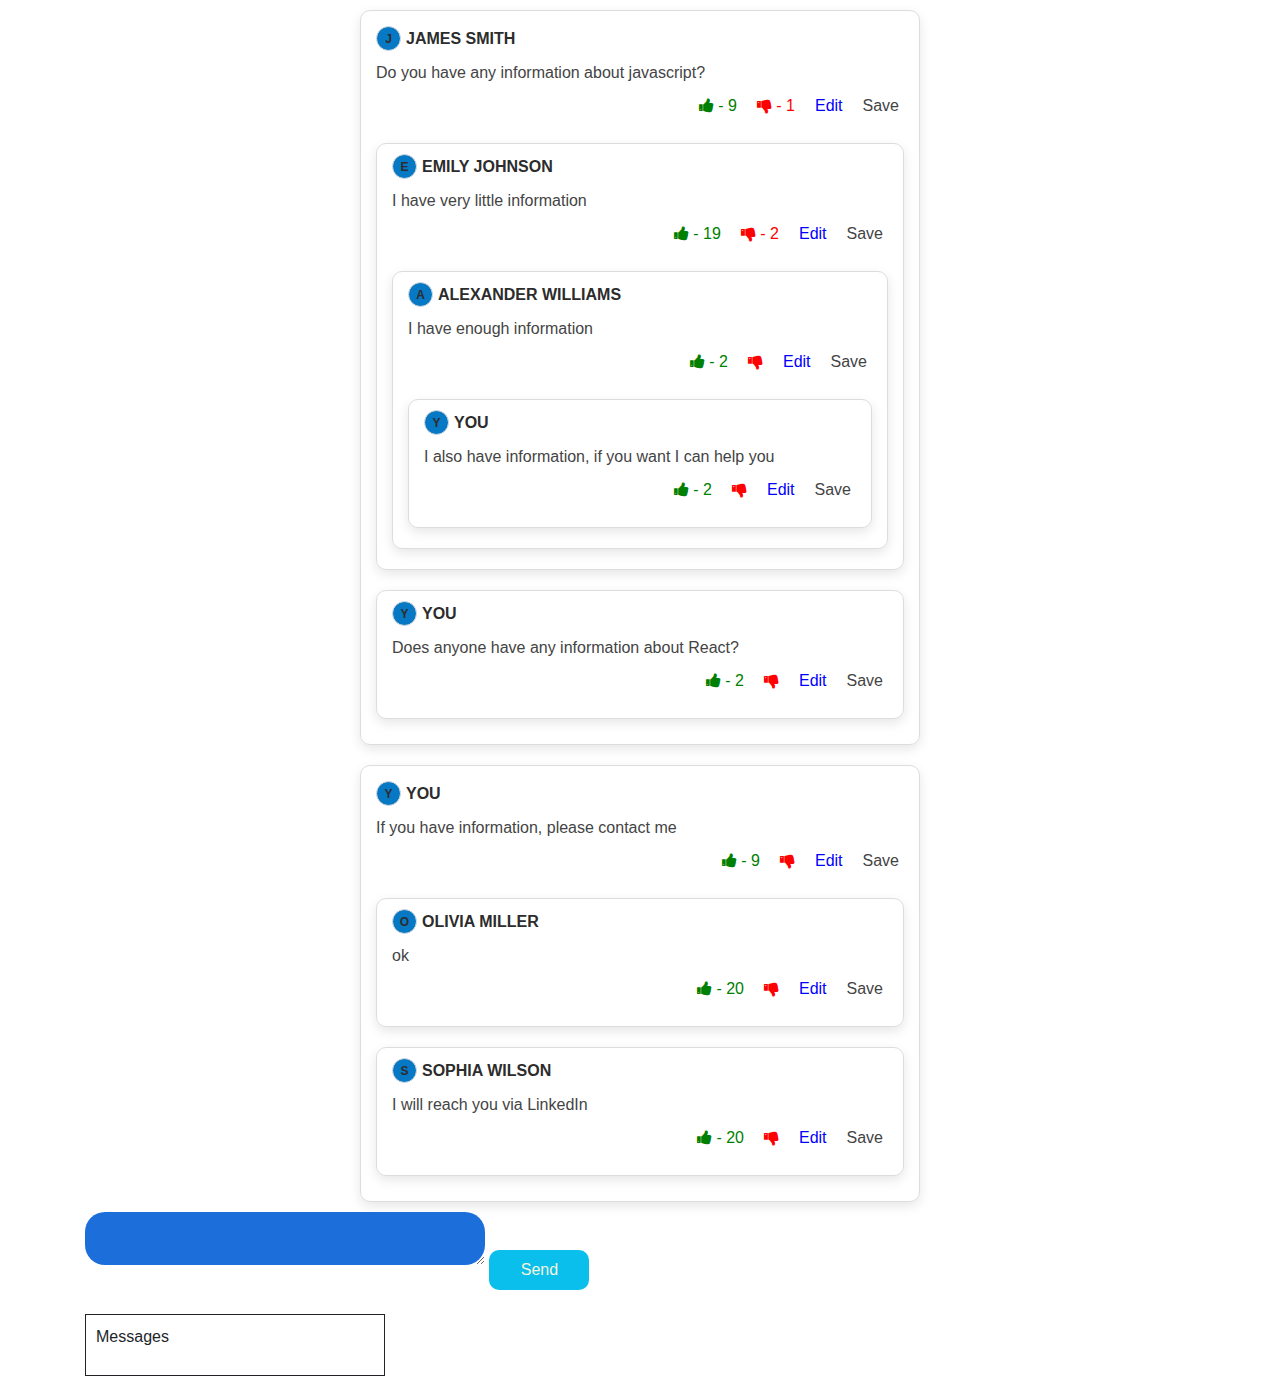
<file: comment.html>
<!DOCTYPE html>
<html lang="en">
<head>
    <meta charset="UTF-8">
    <meta name="viewport" content="width=device-width, initial-scale=1.0">
    <title>Document</title>
    <link rel="stylesheet" href="https://cdn.jsdelivr.net/npm/bootstrap@4.0.0/dist/css/bootstrap.min.css" integrity="sha384-Gn5384xqQ1aoWXA+058RXPxPg6fy4IWvTNh0E263XmFcJlSAwiGgFAW/dAiS6JXm" crossorigin="anonymous">
    <link rel="stylesheet" href="https://cdnjs.cloudflare.com/ajax/libs/font-awesome/4.7.0/css/font-awesome.min.css">
    <link rel="stylesheet" href="./comment.css">
</head>
<body>

  <div class="container">
<div class="row">
  <div class="col-xl-12 col-lg-12 col-sm-12 col-md-6 col-6">

    <div id="comment-section" class="comment-section">

    </div>


  </div>
  <div class="col-xl-12 col-lg-12 col-sm-12 col-md-6 col-6">
    
<div class="message">
    
  <textarea id="message"></textarea>
  <button id="send">Send</button>
  <br></br>
  <div class="mess">
    <p>Messages</p>
  </div>
  </div>
  </div>
  
</div>
  </div>





<!-- 
<div class="message">
    
<textarea id="message"></textarea>
<button id="send">Send</button>
<br></br>
<div class="mess">
  <p>Messages</p>
</div>
</div> -->
<script src="https://code.jquery.com/jquery-3.2.1.slim.min.js" integrity="sha384-KJ3o2DKtIkvYIK3UENzmM7KCkRr/rE9/Qpg6aAZGJwFDMVNA/GpGFF93hXpG5KkN" crossorigin="anonymous"></script>
<script src="https://cdn.jsdelivr.net/npm/popper.js@1.12.9/dist/umd/popper.min.js" integrity="sha384-ApNbgh9B+Y1QKtv3Rn7W3mgPxhU9K/ScQsAP7hUibX39j7fakFPskvXusvfa0b4Q" crossorigin="anonymous"></script>
<script src="https://cdn.jsdelivr.net/npm/bootstrap@4.0.0/dist/js/bootstrap.min.js" integrity="sha384-JZR6Spejh4U02d8jOt6vLEHfe/JQGiRRSQQxSfFWpi1MquVdAyjUar5+76PVCmYl" crossorigin="anonymous"></script>
<script src="https://code.jquery.com/jquery-3.6.4.min.js"></script>
<script src="./comment.js"></script>
</body>
</html>
</file>
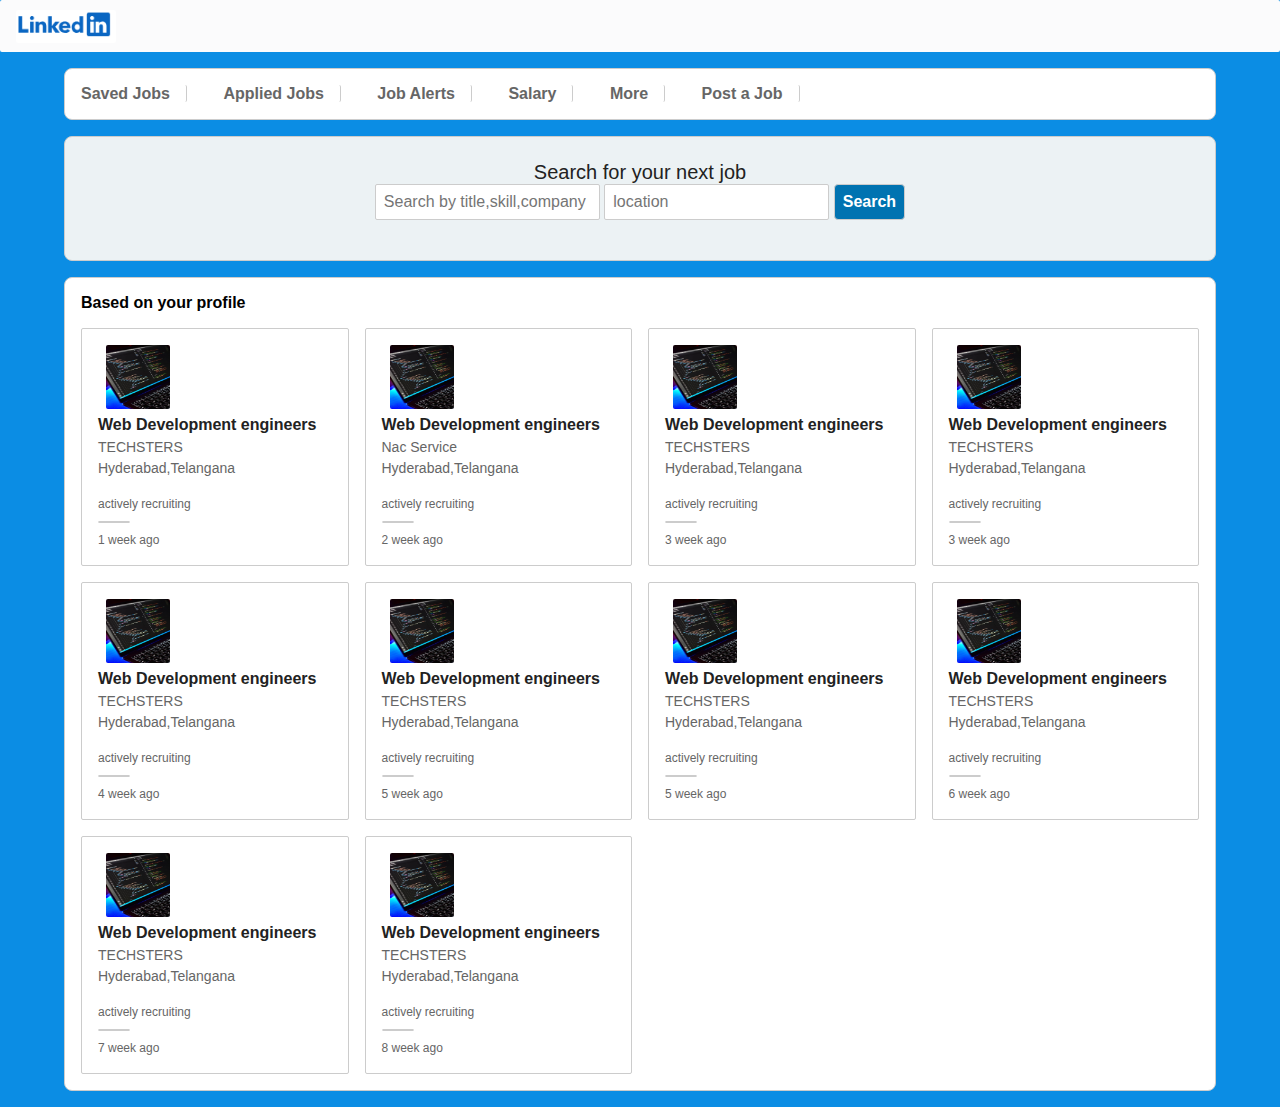
<file: jobs.html>
<!DOCTYPE html>
<html lang='en'>
<head>
     <meta charset="UTF-8">
     <meta name="viewport" content="width=device-width",initial-scale="1.0">
     <meta name="description" content="Linkedin jobs page">
     <title>Jobs|LinkedIn</title>

     <link rel="stylesheet" href="job.css">
</head>
    <body>
      <nav>
        <img class="navimg" src="./images/logo-linkedin.png" alt="Linkedin-icon">
      </nav>

      <section class="mp"> 
          <a href="">Saved Jobs</a>
          <a href="">Applied Jobs</a>
          <a href="">Job Alerts</a>
          <a href="">Salary</a>
          <a href="">More</a>
          <a href="">Post a Job</a>
      </section>

      <section class="searchbar mp">
          <h2 class="searchbarheader">Search for your next job</h2>
          <form class="search_form" action="post" ></form>
          <input class="search_input" type="text" placeholder="Search by title,skill,company">
          <input class="search_input" type="text" placeholder="location">
          <button class="search_button">Search</button>
      </section>

      <section class="listings mp">
        <h3 class="listingsh2">Based on your profile</h3>





        <ul id="listingsgrid">
           <li class="card">
             <img class="cardimg" src="./images/7d911d2b3a1e3fb32023a7bcc152b14e.jpg" alt="company-icon" class="ms">
             <p class="cardh">Web Development engineers </p>
             <p class="cardtext" >TECHSTERS</p>
             <p  class="cardtext">Hyderabad,Telangana</p>
             <p class="cardtext cardtextsmall mt">actively recruiting</p>
             <hr class="cardsep">
             <p class="cardtext cardtextsmall">1 week ago</p> 

           </li>

           <li class="card">
            <img class="cardimg" src="./images/7d911d2b3a1e3fb32023a7bcc152b14e.jpg" alt="company-icon" class="ms">
            <p class="cardh">Web Development engineers </p>
            <p class="cardtext" >Nac Service</p>
            <p  class="cardtext">Hyderabad,Telangana</p>
            <p class="cardtext cardtextsmall mt">actively recruiting</p>
            <hr class="cardsep">
            <p class="cardtext cardtextsmall">2 week ago</p> 

          </li>


          <li class="card">
            <img class="cardimg" src="./images/7d911d2b3a1e3fb32023a7bcc152b14e.jpg" alt="company-icon" class="ms">
            <p class="cardh">Web Development engineers </p>
            <p class="cardtext" >TECHSTERS</p>
            <p  class="cardtext">Hyderabad,Telangana</p>
            <p class="cardtext cardtextsmall mt">actively recruiting</p>
            <hr class="cardsep">
            <p class="cardtext cardtextsmall">3 week ago</p> 

          </li>


          <li class="card">
            <img class="cardimg" src="./images/7d911d2b3a1e3fb32023a7bcc152b14e.jpg" alt="company-icon" class="ms">
            <p class="cardh">Web Development engineers </p>
            <p class="cardtext" >TECHSTERS</p>
            <p  class="cardtext">Hyderabad,Telangana</p>
            <p class="cardtext cardtextsmall mt">actively recruiting</p>
            <hr class="cardsep">
            <p class="cardtext cardtextsmall">3 week ago</p> 

          </li>


          <li class="card">
            <img class="cardimg" src="./images/7d911d2b3a1e3fb32023a7bcc152b14e.jpg" alt="company-icon" class="ms">
            <p class="cardh">Web Development engineers </p>
            <p class="cardtext" >TECHSTERS</p>
            <p  class="cardtext">Hyderabad,Telangana</p>
            <p class="cardtext cardtextsmall mt">actively recruiting</p>
            <hr class="cardsep">
            <p class="cardtext cardtextsmall">4 week ago</p> 

          </li>



          <li class="card">
            <img class="cardimg" src="./images/7d911d2b3a1e3fb32023a7bcc152b14e.jpg" alt="company-icon" class="ms">
            <p class="cardh">Web Development engineers </p>
            <p class="cardtext" >TECHSTERS</p>
            <p  class="cardtext">Hyderabad,Telangana</p>
            <p class="cardtext cardtextsmall mt">actively recruiting</p>
            <hr class="cardsep">
            <p class="cardtext cardtextsmall">5 week ago</p> 

          </li>



          <li class="card">
            <img class="cardimg" src="./images/7d911d2b3a1e3fb32023a7bcc152b14e.jpg" alt="company-icon" class="ms">
            <p class="cardh">Web Development engineers </p>
            <p class="cardtext" >TECHSTERS</p>
            <p  class="cardtext">Hyderabad,Telangana</p>
            <p class="cardtext cardtextsmall mt">actively recruiting</p>
            <hr class="cardsep">
            <p class="cardtext cardtextsmall">5 week ago</p> 

          </li>



          <li class="card">
            <img class="cardimg" src="./images/7d911d2b3a1e3fb32023a7bcc152b14e.jpg" alt="company-icon" class="ms">
            <p class="cardh">Web Development engineers </p>
            <p class="cardtext" >TECHSTERS</p>
            <p  class="cardtext">Hyderabad,Telangana</p>
            <p class="cardtext cardtextsmall mt">actively recruiting</p>
            <hr class="cardsep">
            <p class="cardtext cardtextsmall">6 week ago</p> 

          </li>



          <li class="card">
            <img class="cardimg" src="./images/7d911d2b3a1e3fb32023a7bcc152b14e.jpg" alt="company-icon" class="ms">
            <p class="cardh">Web Development engineers </p>
            <p class="cardtext" >TECHSTERS</p>
            <p  class="cardtext">Hyderabad,Telangana</p>
            <p class="cardtext cardtextsmall mt">actively recruiting</p>
            <hr class="cardsep">
            <p class="cardtext cardtextsmall">7 week ago</p> 

          </li>




          <li class="card">
            <img class="cardimg" src="./images/7d911d2b3a1e3fb32023a7bcc152b14e.jpg" alt="company-icon" class="ms">
            <p class="cardh">Web Development engineers </p>
            <p class="cardtext" >TECHSTERS</p>
            <p  class="cardtext">Hyderabad,Telangana</p>
            <p class="cardtext cardtextsmall mt">actively recruiting</p>
            <hr class="cardsep">
            <p class="cardtext cardtextsmall">8 week ago</p> 

          </li>
        </ul>

      </section>

      <script src="./jobs.js"></script>
    </body>
</html>
</file>
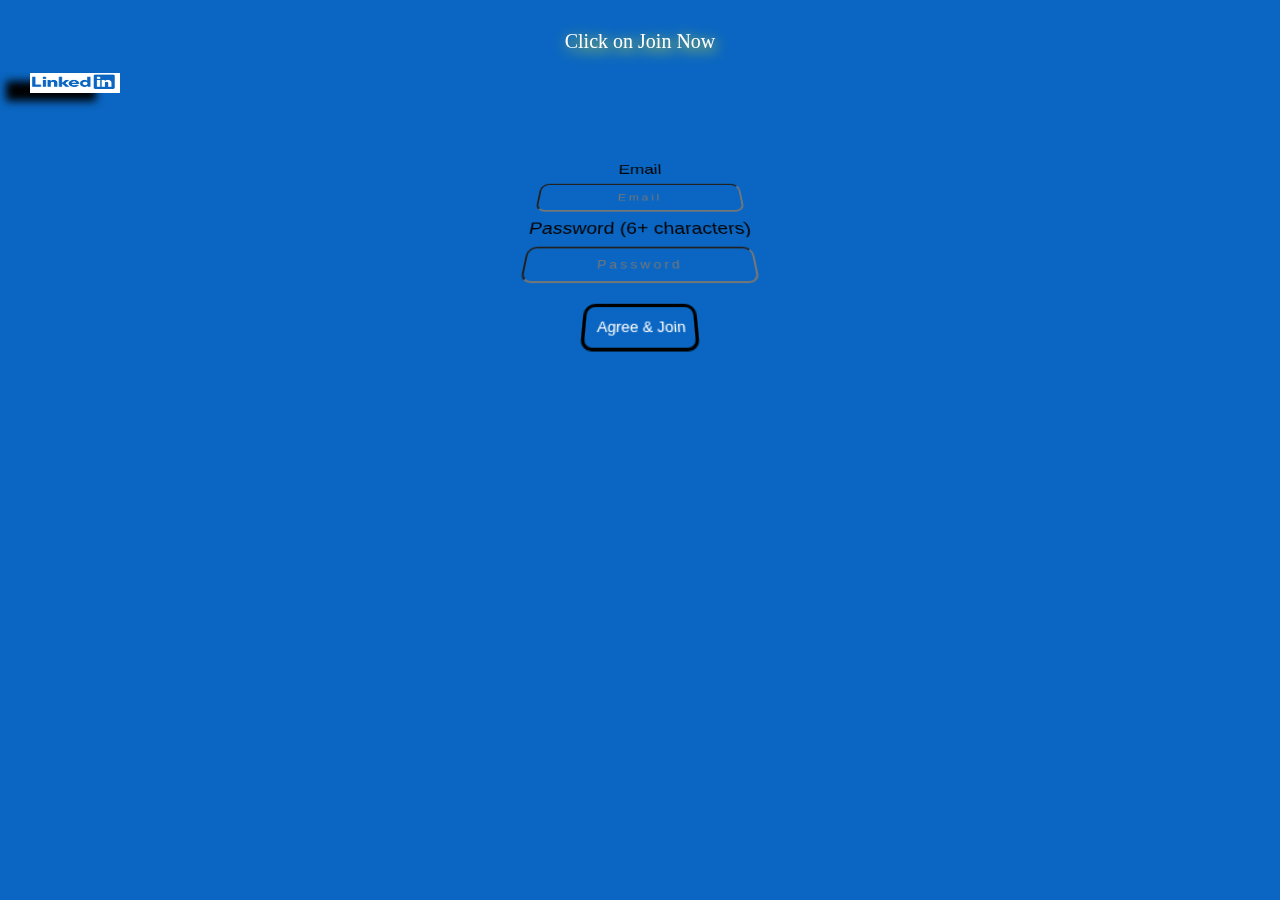
<file: join.html>
<!DOCTYPE html>
<html>
<head>
    <link rel="stylesheet" href="./join.css">
</head>
<body>
    <p>Click on Join Now</p>
    <img src="./images/logo-linkedin.png" width="90" height="20"> 
    <div class="box">
        <form id="loginForm">
            <label>Email</label><br>
            <input type="email" id="email" name="email" placeholder="Email" required><br>
            <label>Password (6+ characters)</label><br>
            <input type="password" id="password" name="password" placeholder="Password" class="pswrd" minlength="6" required><br>
            <input type="submit" value="Agree & Join">
        </form>
    </div>

    <script src="https://code.jquery.com/jquery-3.6.0.min.js"></script>
    <script src="./join.js"></script>
</body>
</html>
</file>
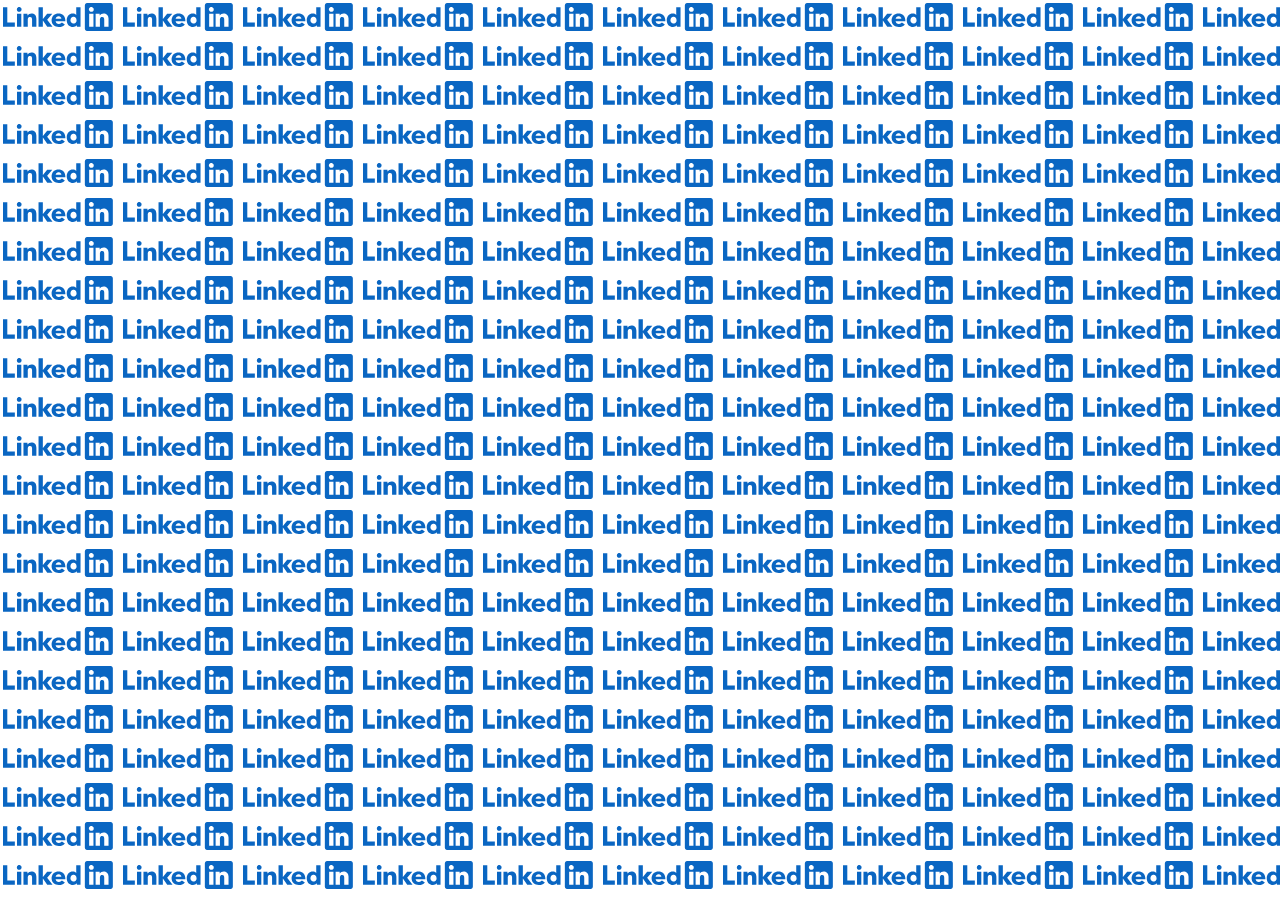
<file: learning.html>
<!DOCTYPE html>
<html lang="en">
  <head>
    <meta charset="UTF-8" />
    <meta name="viewport" content="width=device-width, initial-scale=1.0" />
    <title>Document</title>
    <link rel="stylesheet" href="./learning.css" />
  </head>
  <body>
    <iframe
      width="1200"
      height="415"
      src="https://www.youtube.com/embed/myGxNhGO4x0"
      frameborder="0"
      allowfullscreen
    ></iframe>
  </body>
</html>
</file>
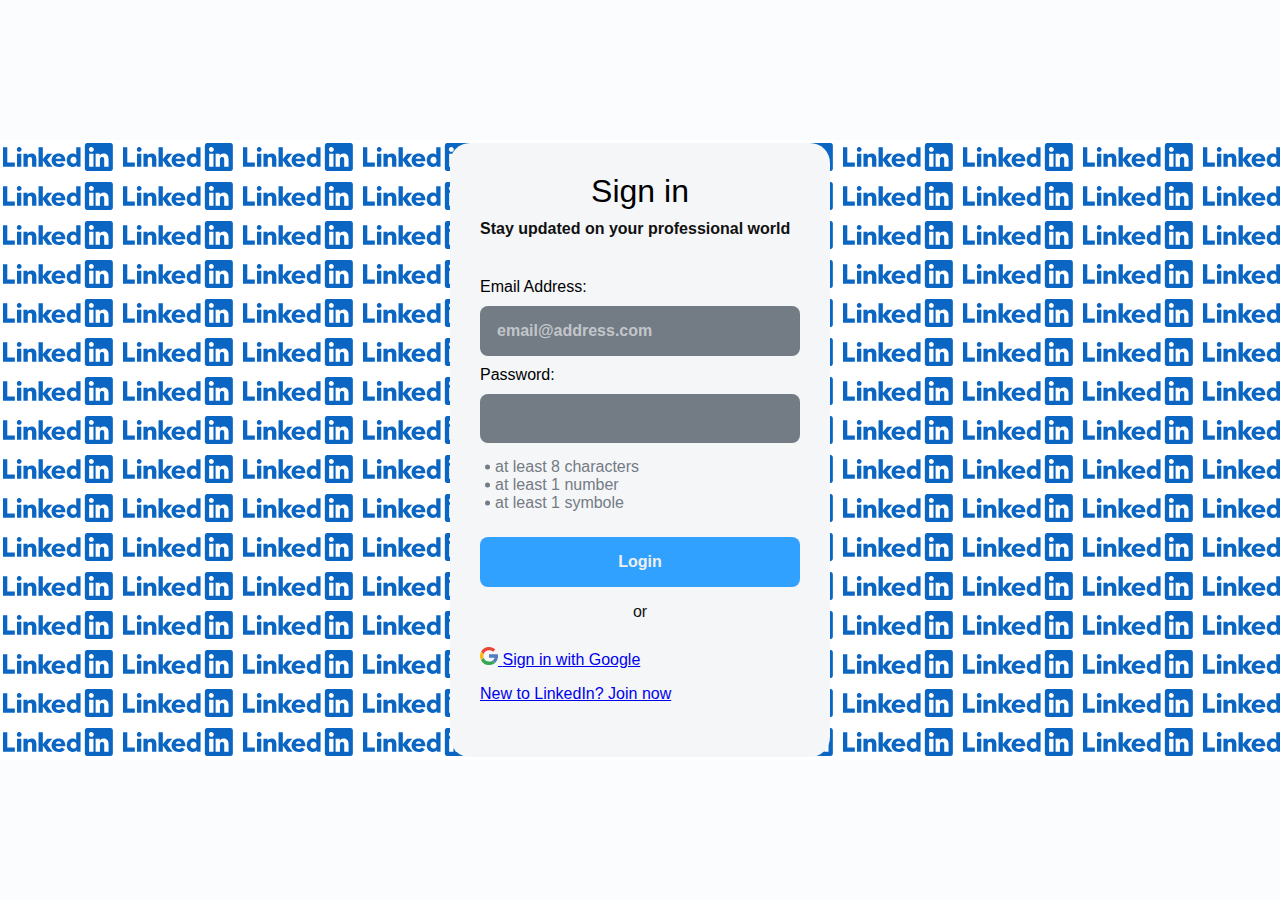
<file: sign.html>
<!DOCTYPE html>
<html lang="en">
  <head>
    <meta charset="UTF-8" />
    <meta name="viewport" content="width=device-width, initial-scale=1.0" />
    <title>Sign in</title>
    <script src="https://code.jquery.com/jquery-3.6.4.min.js"></script>

    <link rel="stylesheet" href="./sign.css" />
  </head>
  <body>
    <div id="logo">
      <div class="logo-container"></div>
    </div>
    <form action="#" id="loginForm" onsubmit="validateLogin(event)">
      <h2>Sign in</h2>
      <h4>Stay updated on your professional world</h4>
      <label for="" style="margin-top: 20px; padding-top: 20px"
        >email address:</label
      >
      <input
        type="email"
        name="email"
        id="email"
        placeholder="email@address.com"
        autocomplete="off"
      />
      <label for="password">password:</label>
      <div class="input-password">
        <input
          type="password"
          name="password"
          id="password"
          autocomplete="off"
        />
        <i class="fas fa-eye-slash"></i>
      </div>
      <ul class="conditions">
        <li>at least 8 characters</li>
        <li>at least 1 number</li>
        <li>at least 1 symbole</li>
      </ul>
      <input type="submit" value="Login" />
      <p class="btn-division-or"><span>or</span></p>
      <a href="#" class="grey-border-button flex google-sign-in-btn">
        <img src="images/registration google icon.svg" alt="image" />
        <span>Sign in with Google</span>
      </a>
      <a href="#" class="grey-border-button new-user-sign-up-btn"
        >New to LinkedIn? Join now</a
      >
    </form>

    <script src="https://code.jquery.com/jquery-3.6.4.min.js"></script>

    <script src="./sign.js"></script>
  </body>
</html>
</file>
<file: comment.css>
* {
  margin: 0;
  padding: 0;
  box-sizing: border-box;
}

.comment-section {
  width: 100%;
  max-width: 600px; 
  margin: 0 auto; 
  padding: 0 10px; 
}

.parent {
  padding: 15px;
  border: 1px solid #ddd;
  border-radius: 10px;
  box-shadow: rgba(0, 0, 0, 0.1) 0px 4px 12px;
  margin: 10px 0; 
  font-family: "Source Sans Pro", "Arial", sans-serif;
}

.parent .parent {
  padding: 10px 15px;
}

.parent+.parent {
  margin-top: 20px; 
}

.comment {
  color: #444;
}

.user {
  text-transform: uppercase;
  font-weight: bold;
  color: #2c2c2c;
}

.action-btns {
  text-align: right;
}

.btn-action {
  padding: 5px;
  margin: 4px 0 10px 10px;
  color: white;
  text-transform: capitalize;
  border: 0;
  border-radius: 2px;
  cursor: pointer;
  background: transparent;
}

.btn-like {
  color: green;
}

.btn-edit {
  color: blue;
}

.btn-dislike {
  color: red;
}

.user {
  display: flex;
  align-items: center;
  margin-bottom: 10px; 
}

.user-avatar {
  display: flex;
  align-items: center;
  justify-content: center;
  font-size: 12px;
  margin-right: 5px;
  border: 1px solid #dfdfdf;
  text-align: center;
  border-radius: 50%;
  height: 25px;
  width: 25px;
  background-color: rgb(7, 120, 196);
}

.btn-save {
  color: #444;
}

.pointer-none {
  pointer-events: none;
}

body {
  width: 100%;
  font-size: 16px; 
}

#message {
  border-radius: 20px;
  border: none;
  background-color: rgb(28, 110, 218);
  color: white;
  height: 53px;
  width: 100%; 
  max-width: 400px; 
  padding: 10px; 
  margin-bottom: 10px; 
}

#send {
  border: none;
  background-color: rgb(11, 191, 236);
  width: 100px; 
  height: 40px; 
  border-radius: 10px;
  color: beige;
}

.mess {
  border: 1px solid;
  width: 100%;
  max-width: 300px; 
  padding: 10px; 
  margin-bottom: 20px; 
}

@media (max-width: 768px) {
  .comment-section {
    padding: 0 20px; 
  }

  #message {
    max-width: 100%; 
  }

  .mess {
    max-width: 100%; 
  }
}
</file>
<file: job.css>
* {
    margin: 0;
    padding: 0;
    box-sizing: border-box;
    border-radius: 2px;
}

/* Body Styles */
body {
    font-family: 'Noto sans', sans-serif;
    background-color: #0b8de4;
}

/* Navigation Styles */
nav {
    background-color: #fbfbfc;
    padding: 0px 16px;
    height: 52px;
    box-shadow: none;
}

.navimg {
    margin-top: 10px;
    width: 30px;
}

/* Link Styles */
a {
    color: #666;
    font-size: 16px;
    font-weight: bold;
    text-decoration: none;
    border-right: 2px;
    padding-right: 16px;
    margin-right: 32px;
    border-right: 1px solid #ccc;
}

a:hover {
    text-decoration: underline;
}

/* Section Styles */
section {
    background-color: #fff;
    padding: 16px;
    margin: 16px 0;
    border-radius: 8px;
    border: 1px solid #ccc;
}

.mp {
    margin: 16px 32px;
}

/* Search Bar Styles */
.searchbar {
    background-color: #ecf2f4;
    padding: 24px;
    text-align: center;
    border-radius: 8px;
}

.searchbarheader {
    font-size: 20px;
    color: #222;
    font-weight: 300;
}

.search_input,
.search_button {
    font-size: 16px;
    padding: 8px;
    margin-bottom: 16px;
    border: 1px solid #ccc;
    width: 100%;
    box-sizing: border-box;
}

.search_button {
    font-weight: bold;
    color: white;
    background-color: #0073b1;
    border-radius: 4px;
    cursor: pointer;
}

/* Listings Styles */
.listings {
    border-radius: 8px;
}

.listingsh2 {
    font-size: 16px;
}

#listingsgrid {
    list-style: none;
    margin-top: 16px;
    display: grid;
    grid-template-columns: repeat(auto-fit, minmax(250px, 1fr));
    grid-gap: 16px;
}

/* Card Styles */
.card {
    border: 1px solid #ccc;
    padding: 16px;
    border-radius: 2px;
}

.cardimg {
    width: 64px;
    height: 64px;
    margin-left: 8px;
}

.cardh {
    font-size: 16px;
    font-weight: bold;
    color: #222;
    line-height: 1.5;
}

.cardtext {
    font-size: 14px;
    color: #666;
    line-height: 1.5;
}

.cardsep {
    border: 1px solid #ccc;
    margin: 8px 0;
    width: 32px;
}

.cardtextsmall {
    font-size: 12px;
}

.mt {
    margin-top: 16px;
}

/* Media Queries for Responsive Design */
@media screen and (min-width: 768px) {
    .navimg {
        width: 100px;
    }

    .mp {
        margin: 16px 64px;
    }

    .search_input,
    .search_button {
        width: auto;
    }
}
</file>
<file: join.css>
body {
  background-color: #0A66C2;
}

* {
  margin: auto;
  padding: 10px;
}

img {
  animation: move 0.5s infinite;
  transition: 0.8s ease;
  text-align: center;
  animation: moveforward 5s infinite;
  transition: 2s ease;
  filter: drop-shadow(-24px 8px 4px black);
}

@keyframes moveforward {
  from {
    transform: translateY(80px);
  }

  to {
    transform: translateX(950px);
  }
}

img:hover {
  color: white;
  cursor: pointer;
  transform: skewY(20deg);
}

input {
  margin: 10px;
}

.pswrd {
  text-align: center;
  border-radius: 10px;
  letter-spacing: 3px;
  outline: none;
  background: none;
  color: white;
  width: 200px;
}

.box {
  text-align: center;
  margin: auto;
  padding: 15px;
  width: 380px;
  outline: none;
  transform: perspective(300px) rotateX(30deg);
}

.box:hover {
  border-radius: 25px;
  box-shadow: 0 0 20px whitesmoke;
  transform: perspective(0px) rotateX(0deg);
  transition: all 1s ease;
}

.box input[type="text"]:hover,
.box input[type="email"]:hover {
  filter: drop-shadow(20px 15px 5px black);

}

.box input[type="text"],
.box input[type="email"] {
  text-align: center;
  border-radius: 10px;
  letter-spacing: 3px;
  outline: none;
  background: none;
  color: white;
  width: 200px;
}

.box input[type="text"]:hover,
.box input[type="email"]:hover {
  width: 240px;
  transition: all 1s ease;


}

p {
  text-align: center;
  color: white;
  font-weight: 50px;
  font-size: 20px;
  filter: drop-shadow(2px 3px 7px yellow);
  animation: textmove 3s infinite;
}

@keyframes textmove {
  0% {
    font-family: 'Secular One', sans-serif;

  }

  50% {

    font-family: cooper;
    font-weight: 100px;
    color: black;

  }

  100% {
    font-family: 'Secular One', sans-serif;
  }
}

p:hover {
  color: black;
  cursor: pointer;
  font-family: cooper
}

label {
  font-size: 20px;
  font-family: sans-serif;
}

.box input[type="submit"] {
  background: none;
  color: white;
  outline: none;
  border-radius: 10px;
  border: solid 3px black;
  width: 100px;
}

.box input[type="submit"]:hover {
  background-color: black;
  color: white;
  box-shadow: 10px 10px 25px #171a17;
  transition: all 1s ease;
  cursor: pointer;
}

.box input[type="number"] {
  outline: none;
}

/*scroll bar*/
::-webkit-scrollbar {
  width: 20px;
}

/* Track */
::-webkit-scrollbar-track {
  box-shadow: inset 0 0 5px gray;
  border-radius: 10px;
}

/* Handle */
::-webkit-scrollbar-thumb {
  background: linear-gradient(#FF6600, #FF33CC);
  border-radius: 10px;
}

/* Handle on hover */
::-webkit-scrollbar-thumb:hover {
  filter: invert(80);
  cursor: pointer;
}
</file>
<file: learning.css>
body{
	width: 100%;
	display: flex;
	justify-content: center;
	align-items: center;
	margin-top: 150px;
	overflow: hidden;
	background-image: url(/images/logo-linkedin.png);
}
</file>
<file: sign.css>
* {
  padding: 0;
  margin: 0;
  box-sizing: border-box;
  outline: none;
  list-style: none;
}

body {
  display: flex;
  justify-content: center;
  align-items: center;
  height: 100vh;
  background-color: #fafcfd;
  overflow: hidden;
  font-family: "Segoe UI", Tahoma, Geneva, Verdana, sans-serif;
  color: black;
}

form {
  display: flex;
  flex-direction: column;
  background-color: #f5f6f8;
  width: 380px;
  /* height: 500px; */
  border-radius: 20px;
  padding: 30px;
  color: #111111;
}

form h2 {
  font-weight: 500;
  text-align: center;
  font-size: 2em;
  margin-bottom: 10px;
  color: black;
}

form label {
  padding: 10px 0px;
  text-transform: capitalize;
  color: black;
}

form input[type="email"],
form input[type="text"],
form input[type="password"],
form input[type="submit"] {
  padding: 10px 15px;
  font-size: 16px;
  border-radius: 8px;
  border: 2px solid transparent;
  color: #efefef;
  background-color: #737b85;
  line-height: 1.6;
  font-weight: 600;
  width: 100%;
}

::placeholder {
  color: #ffffff96;
}

.conditions {
  padding: 15px 5px 25px;
  color: #737b85;
}

.conditions li {
  position: relative;
  padding-left: 10px;
  transition: 0.25s;
}

.conditions li:before {
  content: "";
  position: absolute;
  bottom: 50%;
  left: 0;
  width: 5px;
  height: 5px;
  border-radius: 50%;
  background-color: #737b85;
  transform: translateY(50%);
}

form input[type="submit"] {
  background-color: #30a1ff;
}

li.check {
  padding-left: 25px;
  color: #8bc34a;
  /* transition: background-color;
    transition-duration: 0.05s; */
}

li.check::before {
  background-color: transparent;
  font-family: "Font Awesome 5 Free";
  font-weight: 900;
  content: "\f00c";
  width: fit-content;
  height: fit-content;
  /* transition: background-color;
    transition-duration: 0.05s; */
}

.input-password {
  position: relative;
}

.input-password i {
  position: absolute;
  right: 15px;
  top: 50%;
  transform: translateY(-50%);
  cursor: pointer;
  color: #c5c9c8;
}

form input[type="email"].invalid,
form input[type="password"].invalid {
  background-color: #e93b3b;
}

form input[type="email"]:focus-within,
form input[type="password"]:focus-within {
  background-color: #737b85;
}

.btn-division-or {
  display: flex;
  width: 100%;
  padding-block: 16px 24px;
  justify-content: center;
  align-items: center;
}

.btn-division-or span {
  display: inline-block;
  height: 20px;
  padding-inline: 10px;
  color: var(--grey-light-color);
  font-size: var(--xs-small-size);
}

.btn-division-or::before {
  background-color: var(--grey-light-color);
  width: 50%;
  height: 1px;
  content: "";
}

.btn-division-or::after {
  background-color: var(--grey-light-color);
  width: 50%;
  height: 1px;
  content: "";
}

.google-sign-in-btn {
  justify-content: center;
  width: 100%;
  gap: 5px;
  margin-bottom: 16px;
}

.google-sign-in-btn img {
  width: 18px;
  height: 18px;
}

.new-user-sign-up-btn {
  width: 100%;
  margin-bottom: 24px;
}

#logo {
  position: absolute;
  width: 100%;
  height: 620px;
  background-image: url(/images/logo-linkedin.png);
  cursor: none;
}

#loginForm {
  position: relative;
}
</file>
